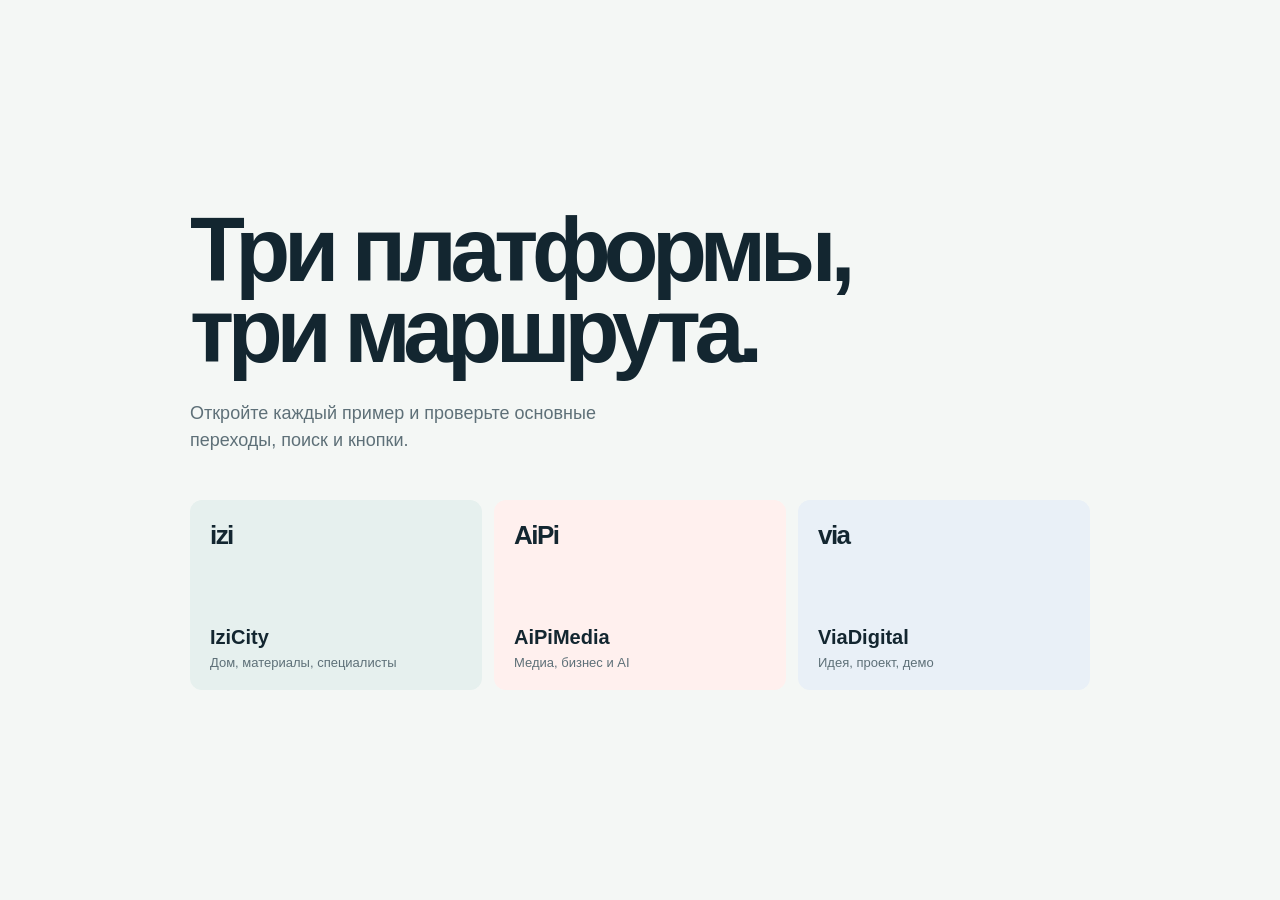
<file: index.html>
<!doctype html>
<html lang="ru">
<head>
  <meta charset="utf-8">
  <meta name="viewport" content="width=device-width, initial-scale=1">
  <title>Три платформы - примеры</title>
  <link rel="stylesheet" href="assets/styles.css">
</head>
<body class="site-index">
  <main class="index-shell">
    <h1>Три платформы,<br>три маршрута.</h1>
    <p class="lead">Откройте каждый пример и проверьте основные переходы, поиск и кнопки.</p>
    <div class="index-grid">
      <a class="index-card index-card-izi" href="examples/izicity/">
        <span class="index-mark">izi</span>
        <span><strong>IziCity</strong><small>Дом, материалы, специалисты</small></span>
      </a>
      <a class="index-card index-card-aipi" href="examples/aipimedia/">
        <span class="index-mark">AiPi</span>
        <span><strong>AiPiMedia</strong><small>Медиа, бизнес и AI</small></span>
      </a>
      <a class="index-card index-card-via" href="examples/viadigital/">
        <span class="index-mark">via</span>
        <span><strong>ViaDigital</strong><small>Идея, проект, демо</small></span>
      </a>
    </div>
  </main>
</body>
</html>
</file>
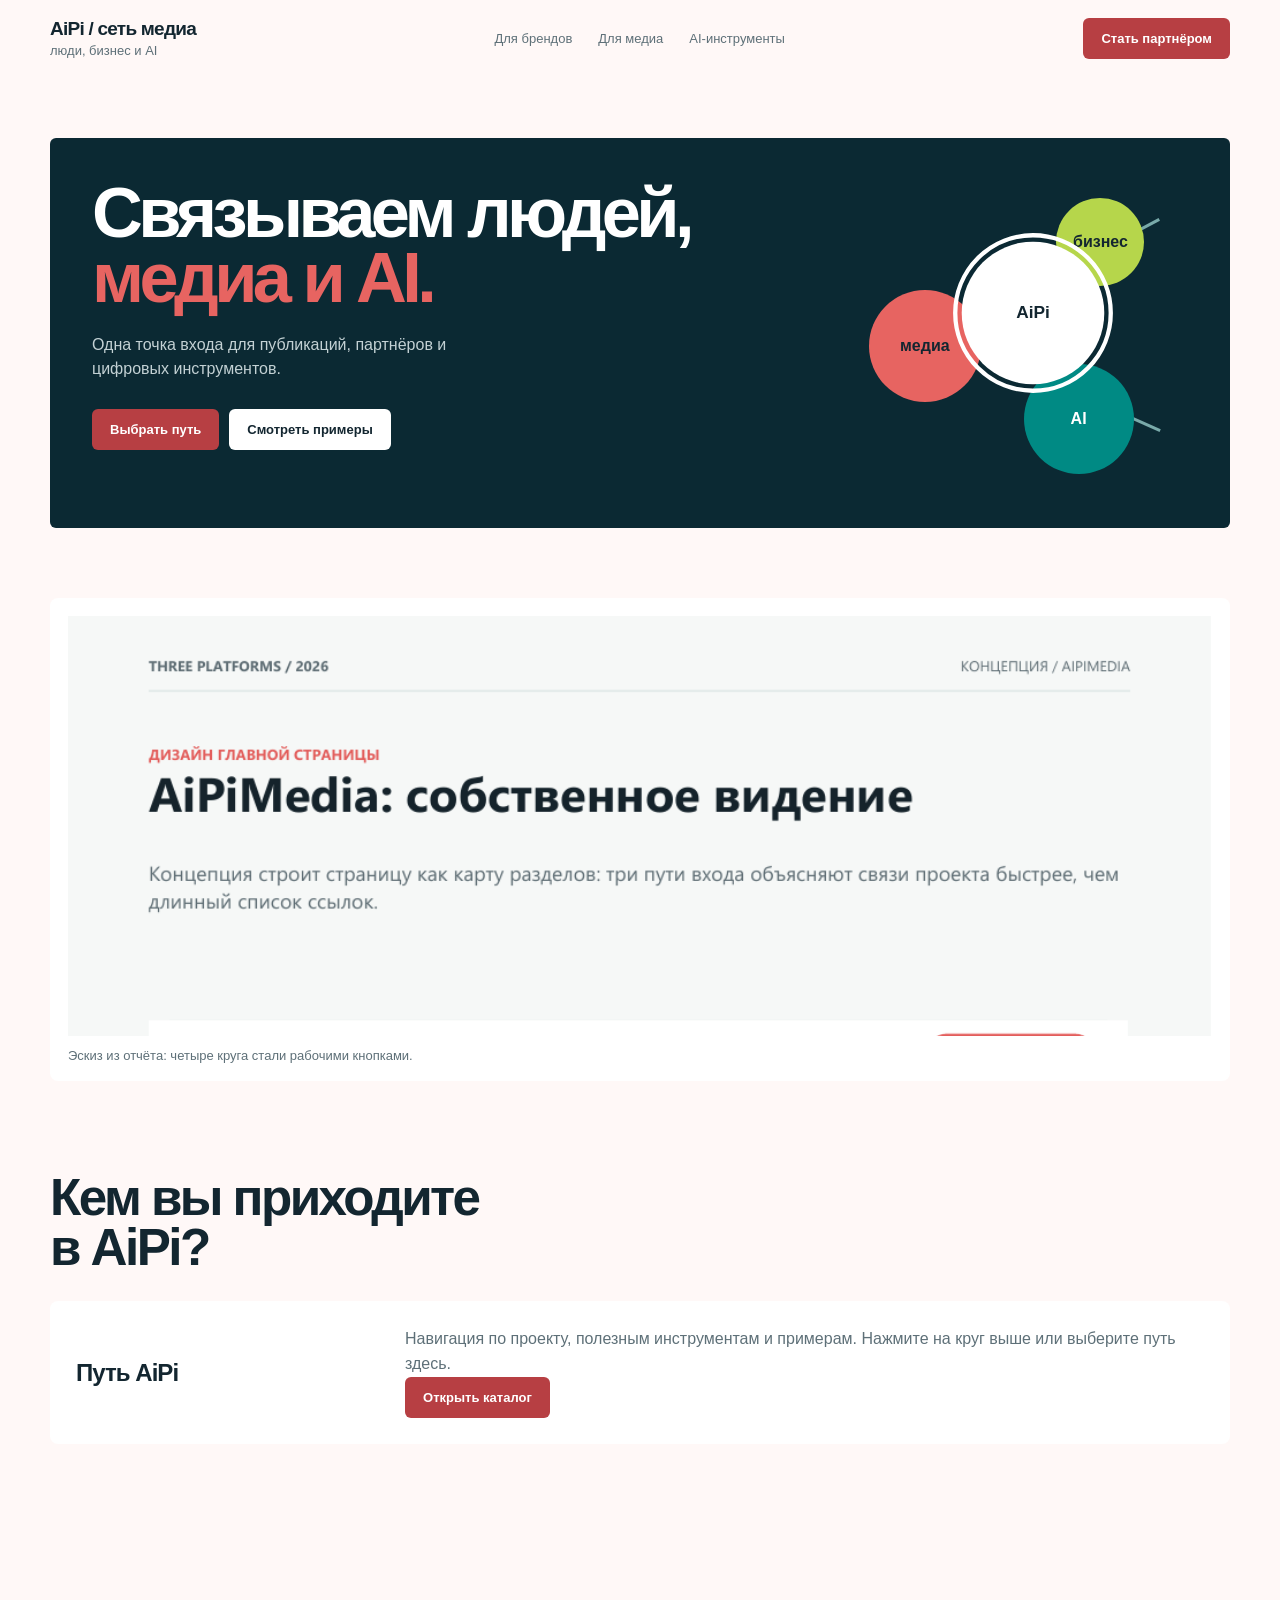
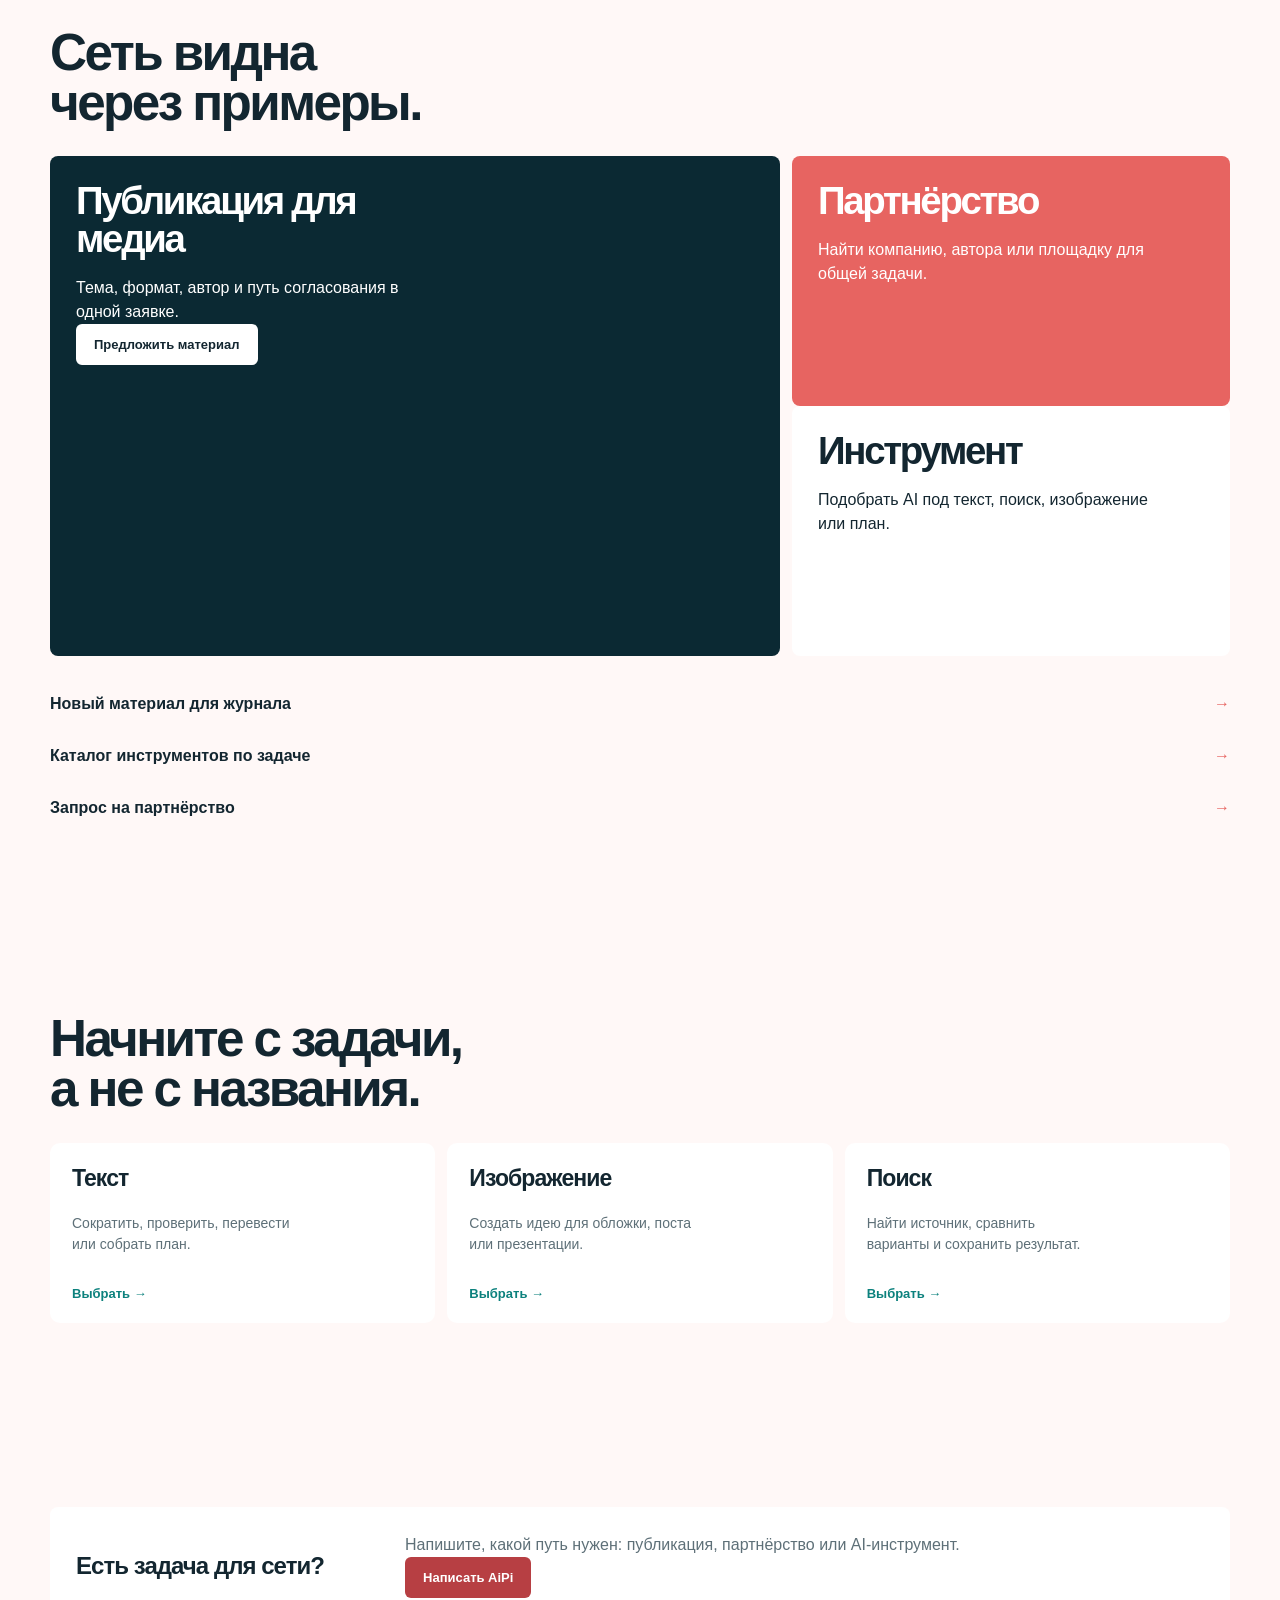
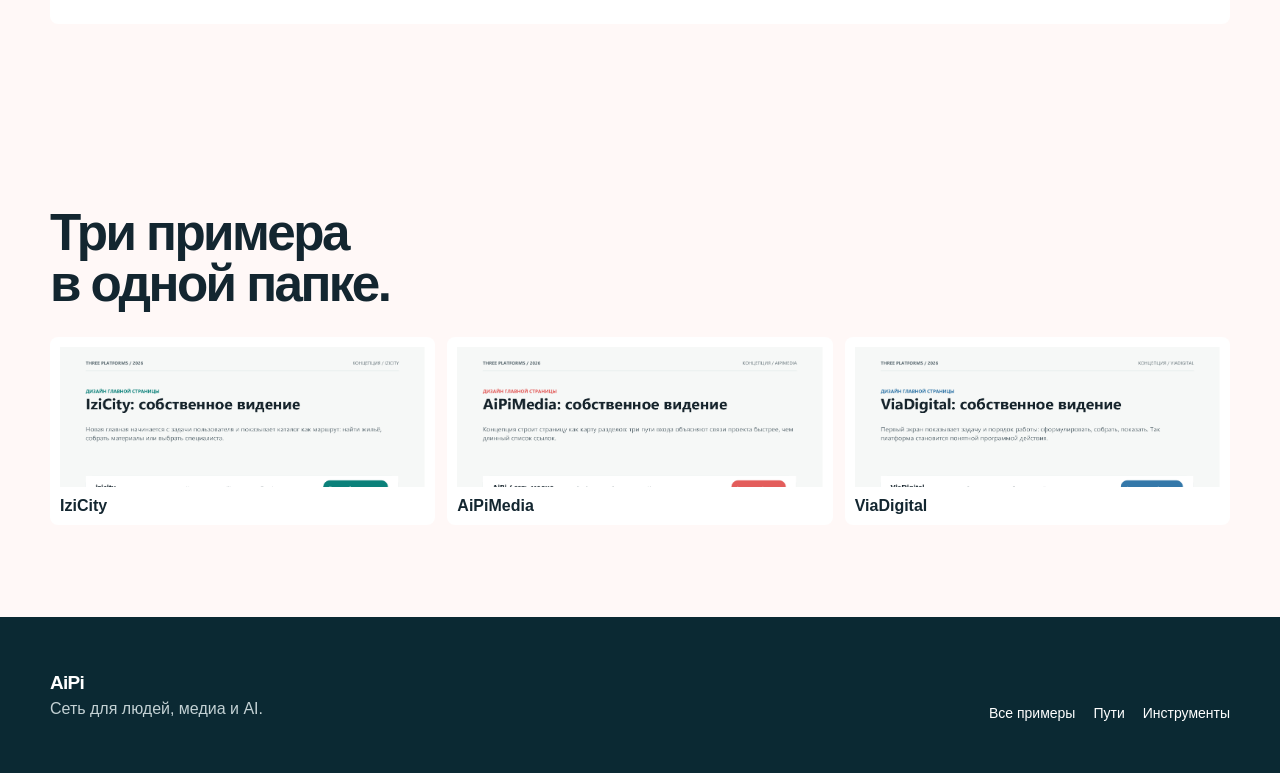
<file: examples/aipimedia/index.html>
<!doctype html>
<html lang="ru">
<head>
  <meta charset="utf-8">
  <meta name="viewport" content="width=device-width, initial-scale=1">
  <meta name="description" content="Концепт главной страницы AiPiMedia">
  <title>AiPiMedia - сеть медиа</title>
  <link rel="stylesheet" href="../../assets/styles.css">
</head>
<body class="site-aipi">
  <header class="site-shell site-header">
    <a class="wordmark" href="../../">AiPi / сеть медиа<small>люди, бизнес и AI</small></a>
    <nav class="main-nav" aria-label="Основная навигация">
      <a href="#paths">Для брендов</a>
      <a href="#examples">Для медиа</a>
      <a href="#tools">AI-инструменты</a>
    </nav>
    <a class="header-action button-aipi" href="#contact">Стать партнёром</a>
    <button class="menu-button" type="button" aria-expanded="false">Меню</button>
  </header>

  <main>
    <section class="site-shell aipi-hero">
      <div class="aipi-hero-stage">
        <div class="reveal">
          <h1>Связываем людей,<br><span>медиа и AI.</span></h1>
          <p class="lead">Одна точка входа для публикаций, партнёров и цифровых инструментов.</p>
          <div class="aipi-hero-actions"><a class="button button-aipi" href="#paths">Выбрать путь</a><a class="button button-light" href="#examples">Смотреть примеры</a></div>
        </div>
        <div class="aipi-orbit reveal" aria-label="Четыре пути AiPi">
          <span class="orbit-link a"></span><span class="orbit-link b"></span><span class="orbit-link c"></span>
          <button class="orbit-node orbit-node-media" type="button" data-path="media" aria-pressed="false">медиа</button>
          <button class="orbit-node orbit-node-core" type="button" data-path="aipi" aria-pressed="true">AiPi</button>
          <button class="orbit-node orbit-node-business" type="button" data-path="business" aria-pressed="false">бизнес</button>
          <button class="orbit-node orbit-node-ai" type="button" data-path="ai" aria-pressed="false">AI</button>
        </div>
      </div>
    </section>

    <figure class="site-shell pdf-preview reveal">
      <img src="../../assets/previews/aipi-preview.png" alt="Эскиз главной страницы AiPiMedia из отчёта" loading="lazy">
      <figcaption>Эскиз из отчёта: четыре круга стали рабочими кнопками.</figcaption>
    </figure>

    <section class="site-shell section reveal" id="paths">
      <h2 class="section-heading">Кем вы приходите<br>в AiPi?</h2>
      <div class="aipi-path-panel reveal" id="aipi-panel">
        <strong data-path-title>Путь AiPi</strong>
        <div><p data-path-copy>Навигация по проекту, полезным инструментам и примерам. Нажмите на круг выше или выберите путь здесь.</p><a class="button button-aipi" href="#contact" data-path-action>Открыть каталог</a></div>
      </div>
    </section>

    <section class="site-shell section reveal" id="examples">
      <h2 class="section-heading">Сеть видна<br>через примеры.</h2>
      <div class="aipi-feature-grid">
        <article class="aipi-feature dark reveal"><strong>Публикация для медиа</strong><p>Тема, формат, автор и путь согласования в одной заявке.</p><a class="button button-light" href="#contact">Предложить материал</a></article>
        <div class="aipi-feature-side"><article class="aipi-feature accent reveal"><strong>Партнёрство</strong><p>Найти компанию, автора или площадку для общей задачи.</p></article><article class="aipi-feature reveal"><strong>Инструмент</strong><p>Подобрать AI под текст, поиск, изображение или план.</p></article></div>
      </div>
      <div class="partner-list"><a href="#contact">Новый материал для журнала <span>→</span></a><a href="#contact">Каталог инструментов по задаче <span>→</span></a><a href="#contact">Запрос на партнёрство <span>→</span></a></div>
    </section>

    <section class="site-shell section reveal" id="tools">
      <h2 class="section-heading">Начните с задачи,<br>а не с названия.</h2>
      <div class="izi-paths">
        <article class="path-card card reveal"><strong>Текст</strong><p>Сократить, проверить, перевести или собрать план.</p><a href="#paths">Выбрать →</a></article>
        <article class="path-card card reveal"><strong>Изображение</strong><p>Создать идею для обложки, поста или презентации.</p><a href="#paths">Выбрать →</a></article>
        <article class="path-card card reveal"><strong>Поиск</strong><p>Найти источник, сравнить варианты и сохранить результат.</p><a href="#paths">Выбрать →</a></article>
      </div>
    </section>

    <section class="site-shell section reveal" id="contact">
      <div class="aipi-path-panel"><strong>Есть задача для сети?</strong><div><p>Напишите, какой путь нужен: публикация, партнёрство или AI-инструмент.</p><a class="button button-aipi" href="mailto:hello@example.com?subject=Запрос%20в%20AiPi">Написать AiPi</a></div></div>
    </section>

    <section class="site-shell section reveal">
      <h2 class="section-heading">Три примера<br>в одной папке.</h2>
      <div class="preview-strip">
        <a href="../izicity/"><img src="../../assets/previews/izi-preview.png" alt="Пример IziCity" loading="lazy"><span>IziCity</span></a>
        <a href="../aipimedia/"><img src="../../assets/previews/aipi-preview.png" alt="Пример AiPiMedia" loading="lazy"><span>AiPiMedia</span></a>
        <a href="../viadigital/"><img src="../../assets/previews/via-preview.png" alt="Пример ViaDigital" loading="lazy"><span>ViaDigital</span></a>
      </div>
    </section>
  </main>

  <footer class="footer-band">
    <div class="site-shell footer-grid"><div><p class="wordmark">AiPi</p><p class="muted">Сеть для людей, медиа и AI.</p></div><div class="footer-links"><a href="../../">Все примеры</a><a href="#paths">Пути</a><a href="#tools">Инструменты</a></div></div>
  </footer>
  <script src="../../assets/app.js"></script>
</body>
</html>
</file>
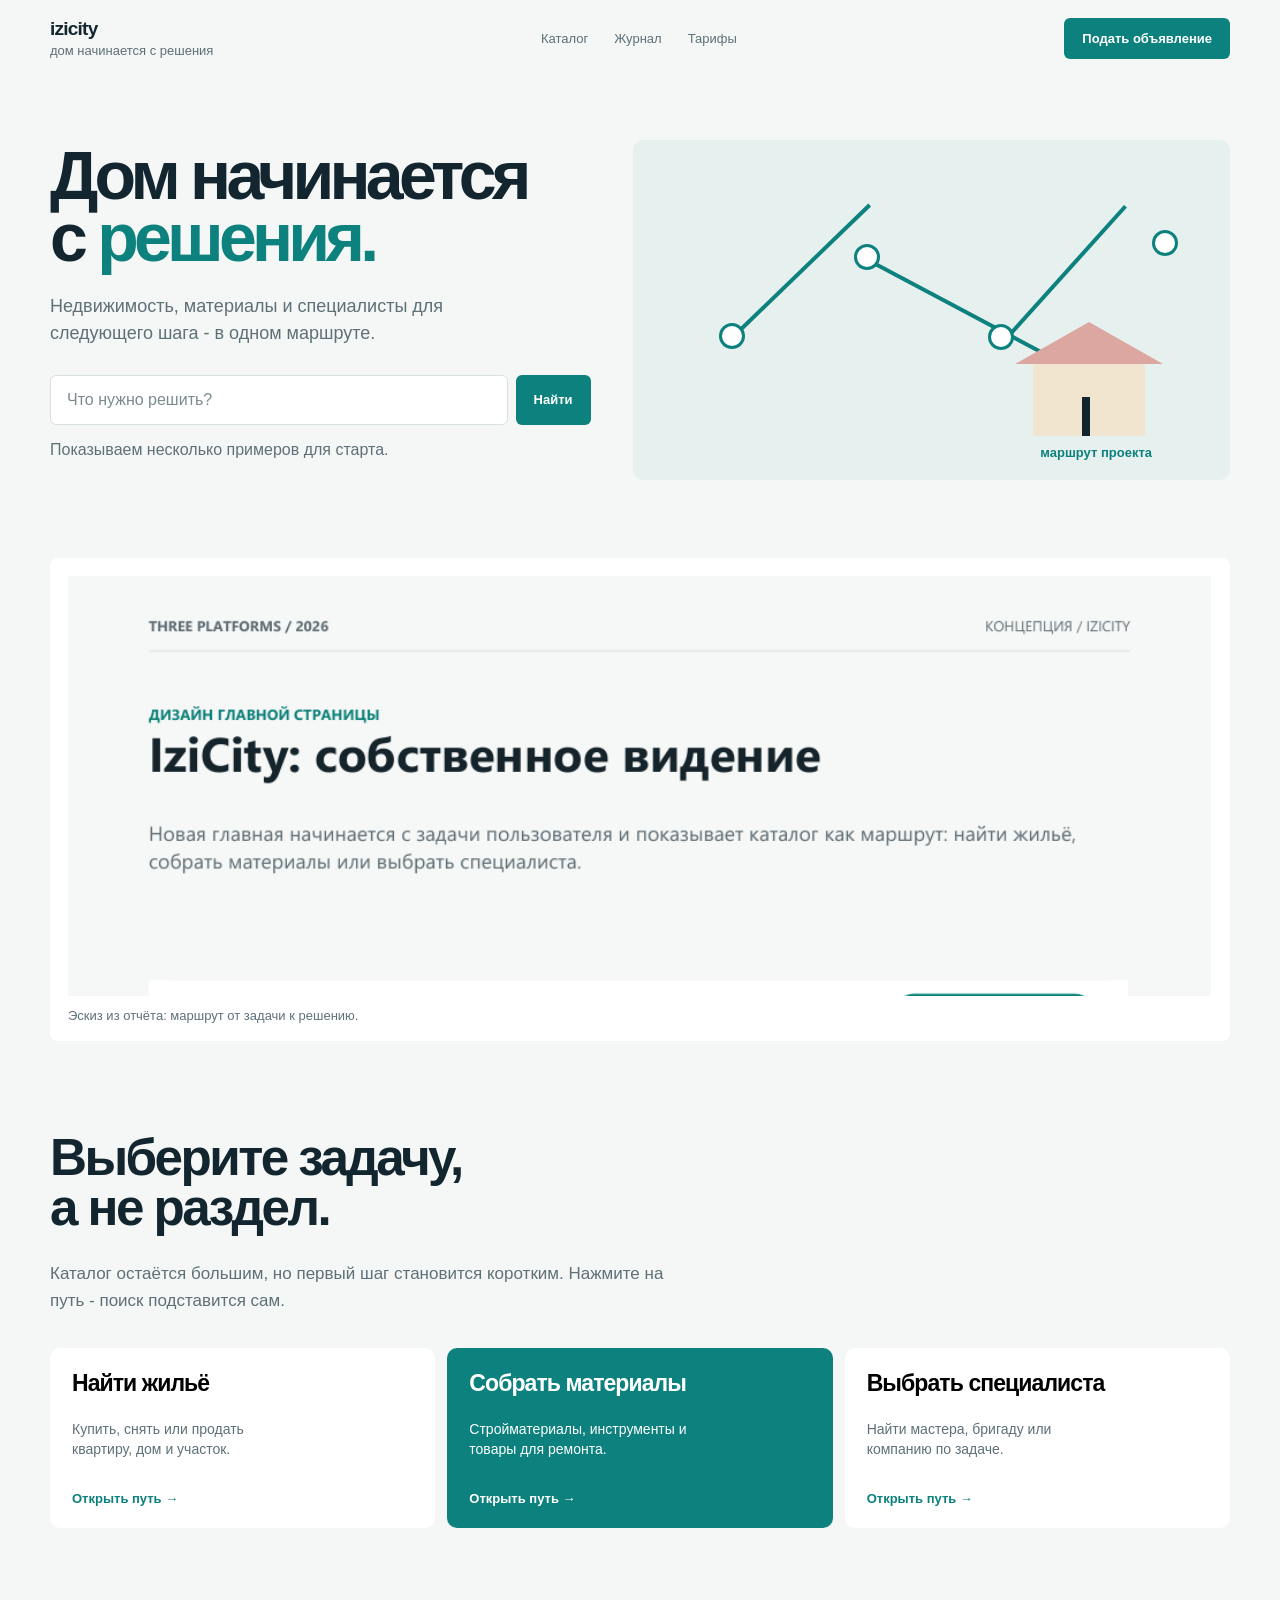
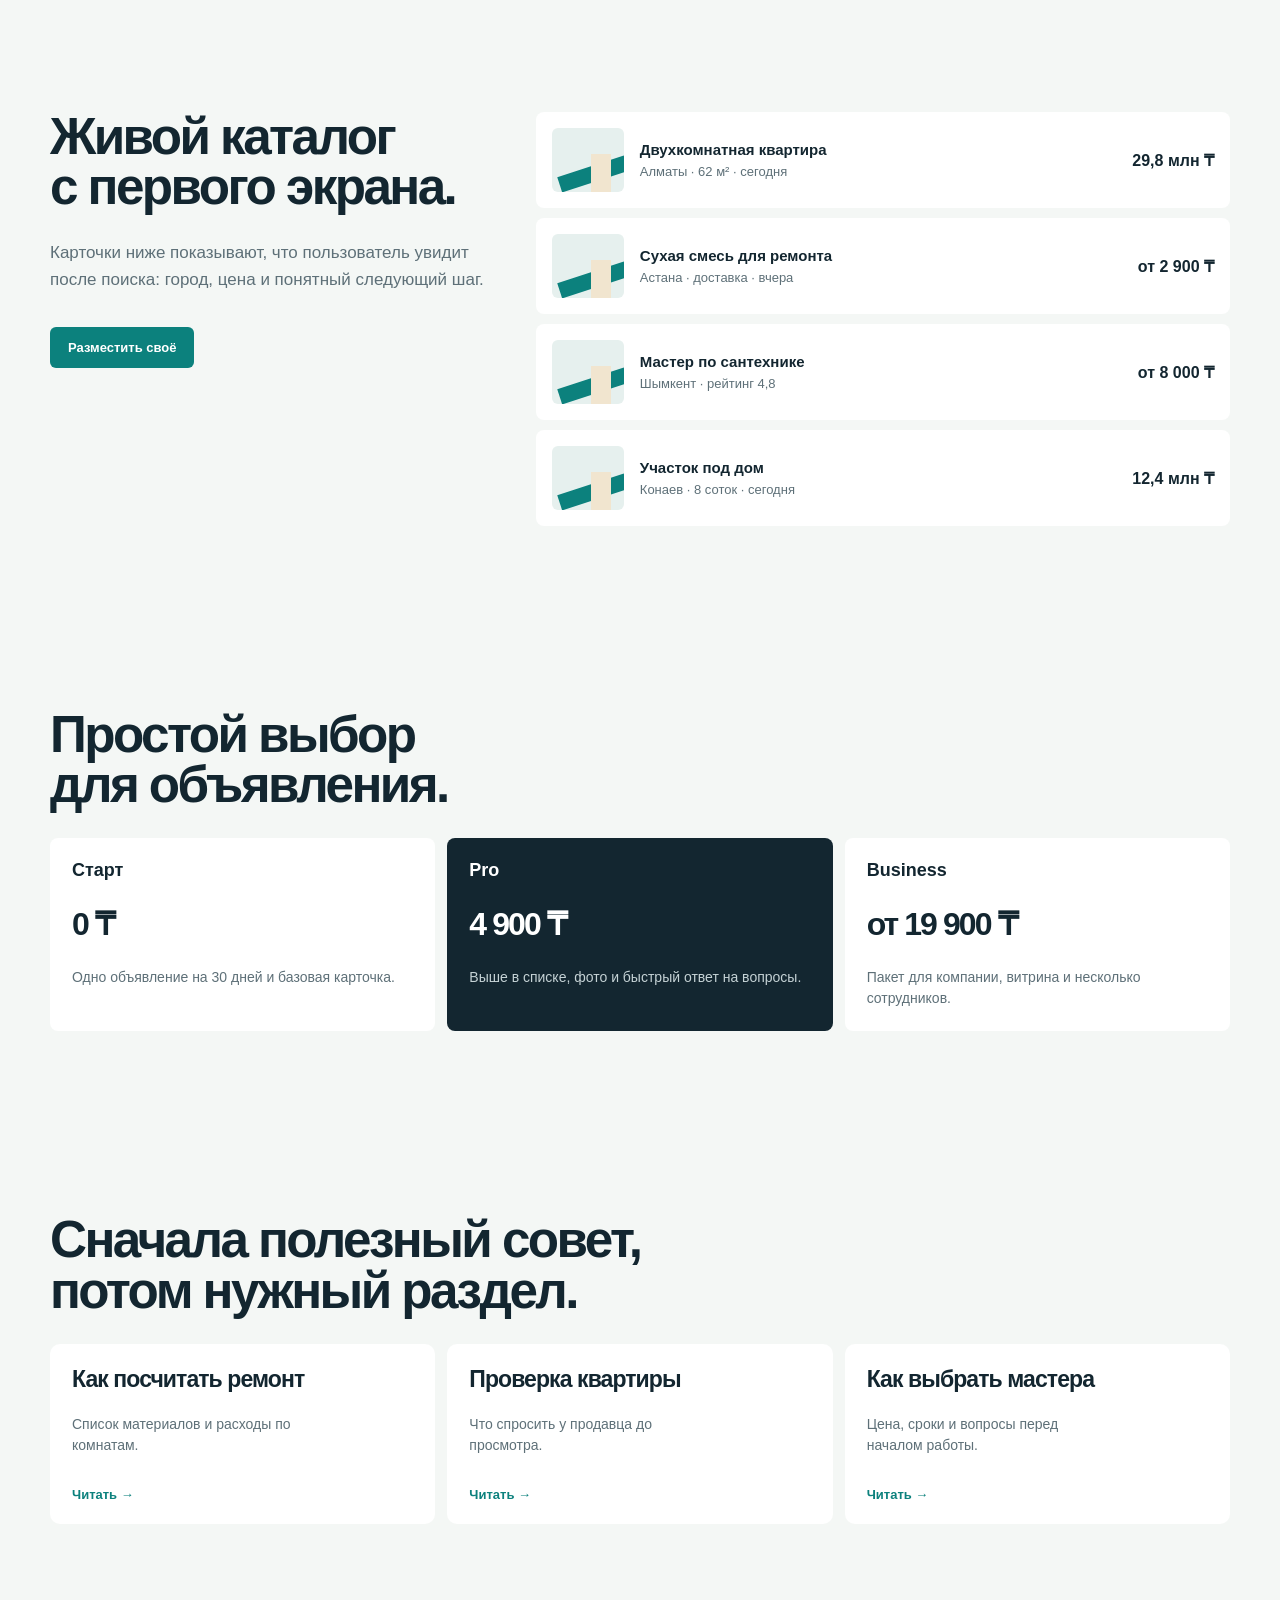
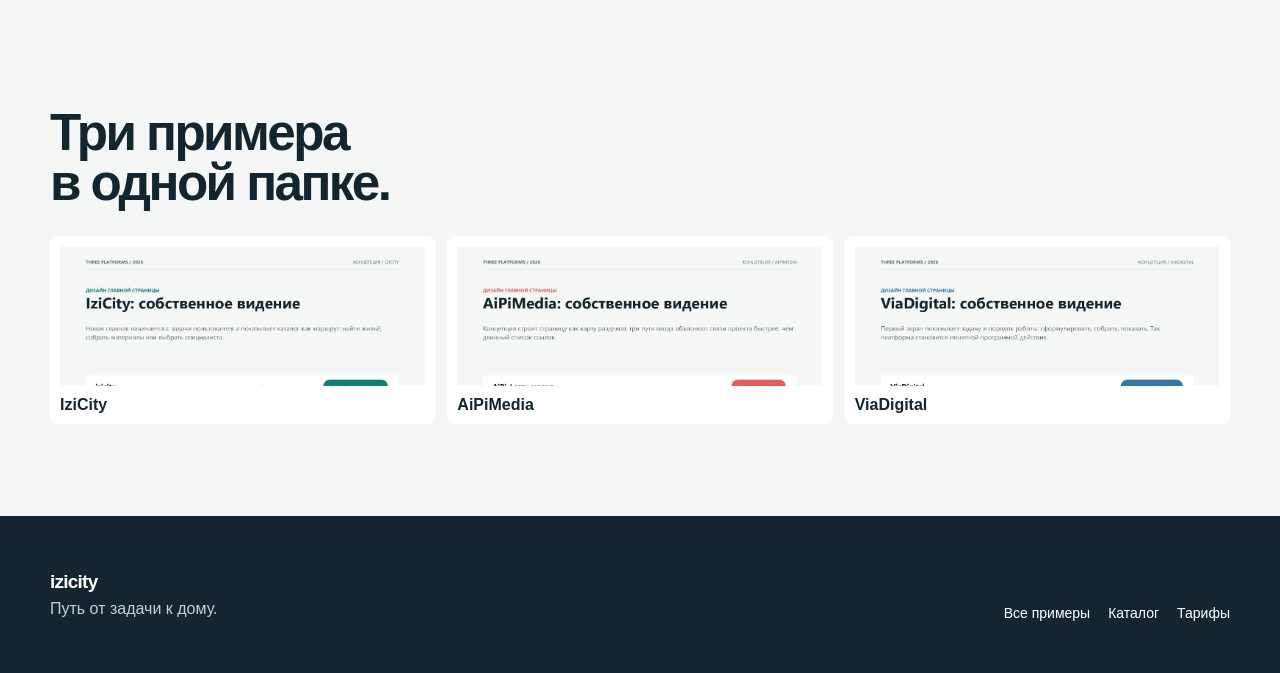
<file: examples/izicity/index.html>
<!doctype html>
<html lang="ru">
<head>
  <meta charset="utf-8">
  <meta name="viewport" content="width=device-width, initial-scale=1">
  <meta name="description" content="Концепт главной страницы IziCity">
  <title>IziCity - дом начинается с решения</title>
  <link rel="stylesheet" href="../../assets/styles.css">
</head>
<body class="site-izi">
  <header class="site-shell site-header">
    <a class="wordmark" href="../../">izicity<small>дом начинается с решения</small></a>
    <nav class="main-nav" aria-label="Основная навигация">
      <a href="#paths">Каталог</a>
      <a href="#journal">Журнал</a>
      <a href="#tariffs">Тарифы</a>
    </nav>
    <a class="header-action button-izi" href="#tariffs">Подать объявление</a>
    <button class="menu-button" type="button" aria-expanded="false">Меню</button>
  </header>

  <main>
    <section class="site-shell hero izi-hero">
      <div class="izi-hero-grid">
        <div class="reveal">
          <h1>Дом начинается<br>с <span>решения.</span></h1>
          <p class="lead">Недвижимость, материалы и специалисты для следующего шага - в одном маршруте.</p>
          <form class="search-bar" data-izi-search>
            <input name="query" type="search" placeholder="Что нужно решить?" aria-label="Поиск по IziCity">
            <button class="button button-izi" type="submit">Найти</button>
          </form>
          <p class="muted" data-search-note>Показываем несколько примеров для старта.</p>
        </div>
        <div class="hero-route reveal" aria-label="Схема маршрута от задачи к решению">
          <span class="route-line one"></span><span class="route-line two"></span><span class="route-line three"></span>
          <span class="route-node a"></span><span class="route-node b"></span><span class="route-node c"></span><span class="route-node d"></span>
          <span class="route-house"></span><span class="route-caption">маршрут проекта</span>
        </div>
      </div>
    </section>

    <figure class="site-shell pdf-preview reveal">
      <img src="../../assets/previews/izi-preview.png" alt="Эскиз главной страницы IziCity из отчёта" loading="lazy">
      <figcaption>Эскиз из отчёта: маршрут от задачи к решению.</figcaption>
    </figure>

    <section class="site-shell section reveal" id="paths">
      <h2 class="section-heading">Выберите задачу,<br>а не раздел.</h2>
      <p class="section-intro">Каталог остаётся большим, но первый шаг становится коротким. Нажмите на путь - поиск подставится сам.</p>
      <div class="izi-paths">
        <button class="path-card card reveal" type="button" data-search-value="жильё"><strong>Найти жильё</strong><p>Купить, снять или продать квартиру, дом и участок.</p><span class="path-link">Открыть путь →</span></button>
        <button class="path-card card reveal" type="button" data-search-value="материалы"><strong>Собрать материалы</strong><p>Стройматериалы, инструменты и товары для ремонта.</p><span class="path-link">Открыть путь →</span></button>
        <button class="path-card card reveal" type="button" data-search-value="специалист"><strong>Выбрать специалиста</strong><p>Найти мастера, бригаду или компанию по задаче.</p><span class="path-link">Открыть путь →</span></button>
      </div>
    </section>

    <section class="site-shell section reveal" id="results">
      <div class="result-layout">
        <div>
          <h2 class="section-heading">Живой каталог<br>с первого экрана.</h2>
          <p class="section-intro">Карточки ниже показывают, что пользователь увидит после поиска: город, цена и понятный следующий шаг.</p>
          <a class="button button-izi" href="#tariffs">Разместить своё</a>
        </div>
        <div class="result-list">
          <article class="result-card reveal" data-result data-search-tags="жильё квартира дом недвижимость"><span class="result-thumb" aria-hidden="true"></span><span><strong>Двухкомнатная квартира</strong><small>Алматы · 62 м² · сегодня</small></span><span class="price">29,8 млн ₸</span></article>
          <article class="result-card reveal" data-result data-search-tags="материалы стройматериалы ремонт инструмент товар"><span class="result-thumb" aria-hidden="true"></span><span><strong>Сухая смесь для ремонта</strong><small>Астана · доставка · вчера</small></span><span class="price">от 2 900 ₸</span></article>
          <article class="result-card reveal" data-result data-search-tags="специалист мастер услуги сантехника"><span class="result-thumb" aria-hidden="true"></span><span><strong>Мастер по сантехнике</strong><small>Шымкент · рейтинг 4,8</small></span><span class="price">от 8 000 ₸</span></article>
          <article class="result-card reveal" data-result data-search-tags="жильё участок дом недвижимость"><span class="result-thumb" aria-hidden="true"></span><span><strong>Участок под дом</strong><small>Конаев · 8 соток · сегодня</small></span><span class="price">12,4 млн ₸</span></article>
        </div>
      </div>
    </section>

    <section class="site-shell section reveal" id="tariffs">
      <h2 class="section-heading">Простой выбор<br>для объявления.</h2>
      <div class="tariff-row">
        <article class="tariff reveal"><strong>Старт</strong><span class="price-large">0 ₸</span><p>Одно объявление на 30 дней и базовая карточка.</p></article>
        <article class="tariff featured reveal"><strong>Pro</strong><span class="price-large">4 900 ₸</span><p>Выше в списке, фото и быстрый ответ на вопросы.</p></article>
        <article class="tariff reveal"><strong>Business</strong><span class="price-large">от 19 900 ₸</span><p>Пакет для компании, витрина и несколько сотрудников.</p></article>
      </div>
    </section>

    <section class="site-shell section reveal" id="journal">
      <h2 class="section-heading">Сначала полезный совет,<br>потом нужный раздел.</h2>
      <div class="izi-paths">
        <article class="path-card card reveal"><strong>Как посчитать ремонт</strong><p>Список материалов и расходы по комнатам.</p><a href="#results">Читать →</a></article>
        <article class="path-card card reveal"><strong>Проверка квартиры</strong><p>Что спросить у продавца до просмотра.</p><a href="#results">Читать →</a></article>
        <article class="path-card card reveal"><strong>Как выбрать мастера</strong><p>Цена, сроки и вопросы перед началом работы.</p><a href="#results">Читать →</a></article>
      </div>
    </section>

    <section class="site-shell section reveal">
      <h2 class="section-heading">Три примера<br>в одной папке.</h2>
      <div class="preview-strip">
        <a href="../izicity/"><img src="../../assets/previews/izi-preview.png" alt="Пример IziCity" loading="lazy"><span>IziCity</span></a>
        <a href="../aipimedia/"><img src="../../assets/previews/aipi-preview.png" alt="Пример AiPiMedia" loading="lazy"><span>AiPiMedia</span></a>
        <a href="../viadigital/"><img src="../../assets/previews/via-preview.png" alt="Пример ViaDigital" loading="lazy"><span>ViaDigital</span></a>
      </div>
    </section>
  </main>

  <footer class="footer-band">
    <div class="site-shell footer-grid">
      <div><p class="wordmark">izicity</p><p class="muted">Путь от задачи к дому.</p></div>
      <div class="footer-links"><a href="../../">Все примеры</a><a href="#paths">Каталог</a><a href="#tariffs">Тарифы</a></div>
    </div>
  </footer>
  <script src="../../assets/app.js"></script>
</body>
</html>
</file>
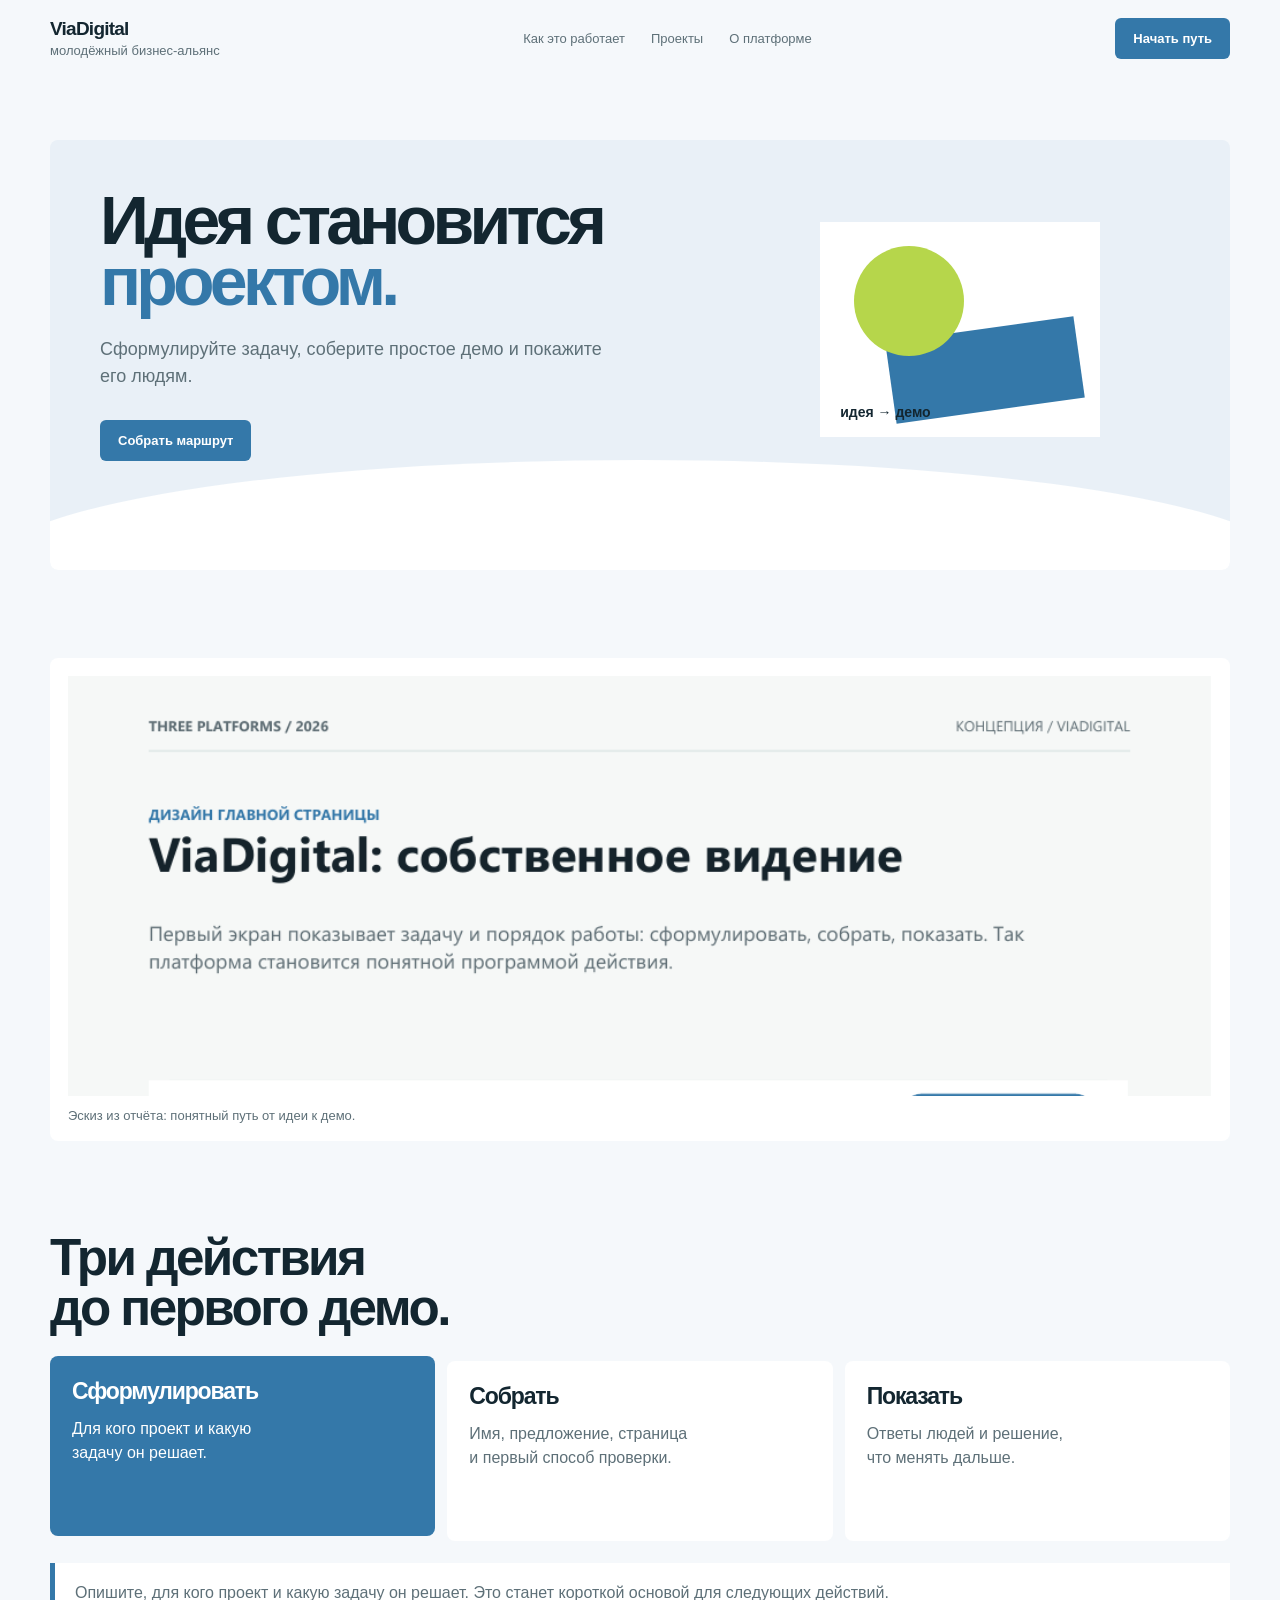
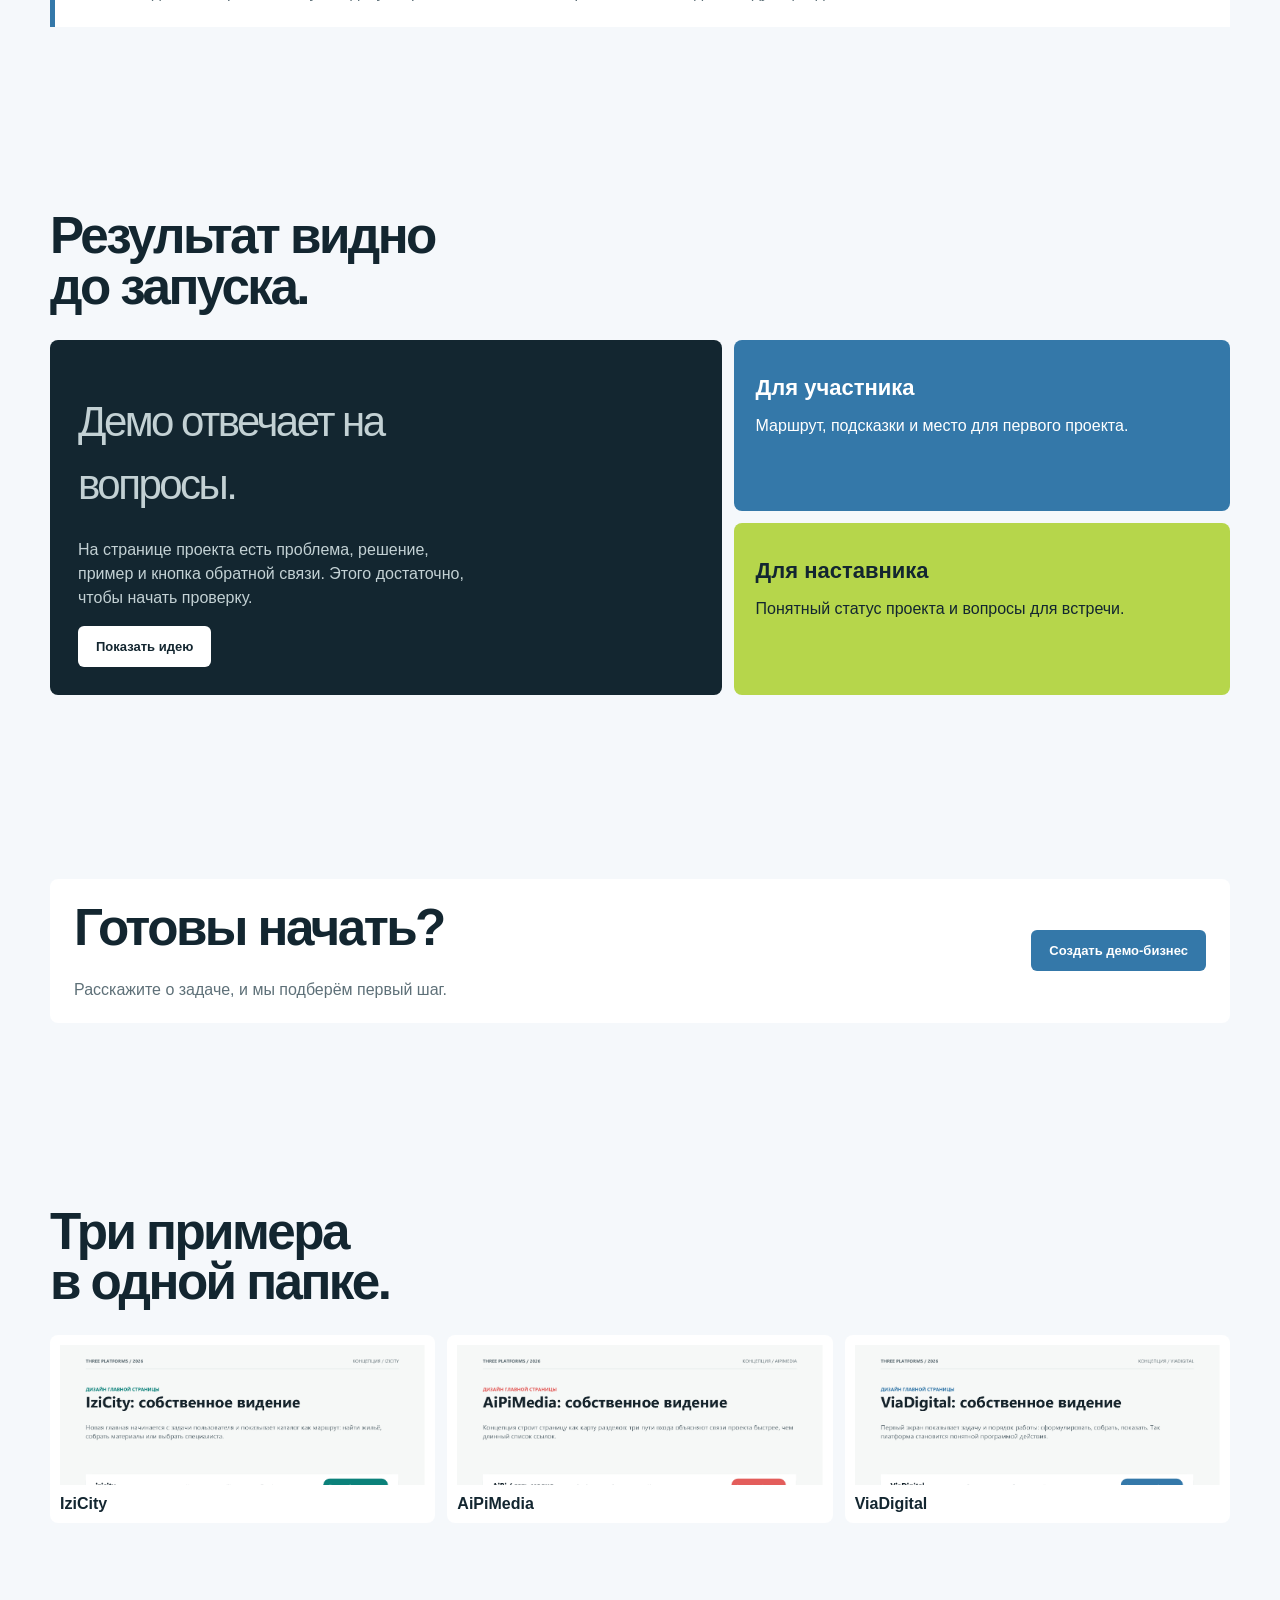
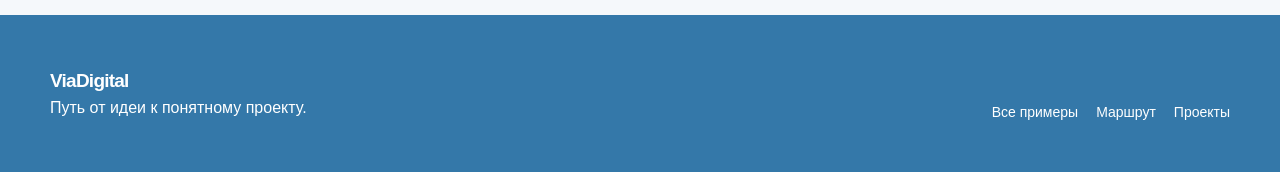
<file: examples/viadigital/index.html>
<!doctype html>
<html lang="ru">
<head>
  <meta charset="utf-8">
  <meta name="viewport" content="width=device-width, initial-scale=1">
  <meta name="description" content="Концепт главной страницы ViaDigital">
  <title>ViaDigital - путь к своему проекту</title>
  <link rel="stylesheet" href="../../assets/styles.css">
</head>
<body class="site-via">
  <header class="site-shell site-header">
    <a class="wordmark" href="../../">ViaDigital<small>молодёжный бизнес-альянс</small></a>
    <nav class="main-nav" aria-label="Основная навигация">
      <a href="#route">Как это работает</a>
      <a href="#projects">Проекты</a>
      <a href="#about">О платформе</a>
    </nav>
    <a class="header-action button-via" href="#start">Начать путь</a>
    <button class="menu-button" type="button" aria-expanded="false">Меню</button>
  </header>

  <main>
    <section class="site-shell via-hero">
      <div class="via-hero-stage reveal" id="start">
        <h1>Идея становится<br><span>проектом.</span></h1>
        <p class="lead">Сформулируйте задачу, соберите простое демо и покажите его людям.</p>
        <a class="button button-via" href="#route">Собрать маршрут</a>
        <div class="via-hero-art" aria-hidden="true"><span>идея → демо</span></div>
      </div>
    </section>

    <figure class="site-shell pdf-preview reveal">
      <img src="../../assets/previews/via-preview.png" alt="Эскиз главной страницы ViaDigital из отчёта" loading="lazy">
      <figcaption>Эскиз из отчёта: понятный путь от идеи к демо.</figcaption>
    </figure>

    <section class="site-shell section reveal" id="route">
      <h2 class="section-heading">Три действия<br>до первого демо.</h2>
      <div class="via-route">
        <article class="via-step is-active reveal" data-step="idea" tabindex="0"><strong>Сформулировать</strong><p>Для кого проект и какую задачу он решает.</p></article>
        <article class="via-step reveal" data-step="build" tabindex="0"><strong>Собрать</strong><p>Имя, предложение, страница и первый способ проверки.</p></article>
        <article class="via-step reveal" data-step="show" tabindex="0"><strong>Показать</strong><p>Ответы людей и решение, что менять дальше.</p></article>
      </div>
      <p class="via-step-note" data-step-note>Опишите, для кого проект и какую задачу он решает. Это станет короткой основой для следующих действий.</p>
    </section>

    <section class="site-shell section reveal" id="projects">
      <h2 class="section-heading">Результат видно<br>до запуска.</h2>
      <div class="via-showcase">
        <article class="via-showcase-main reveal"><p class="showcase-statement">Демо отвечает на вопросы.</p><p>На странице проекта есть проблема, решение, пример и кнопка обратной связи. Этого достаточно, чтобы начать проверку.</p><a class="button button-light" href="mailto:hello@example.com?subject=Проект%20ViaDigital">Показать идею</a></article>
        <div class="via-showcase-side"><article class="via-mini-card reveal"><p class="mini-title">Для участника</p><p>Маршрут, подсказки и место для первого проекта.</p></article><article class="via-mini-card reveal"><p class="mini-title">Для наставника</p><p>Понятный статус проекта и вопросы для встречи.</p></article></div>
      </div>
    </section>

    <section class="site-shell section reveal" id="about">
      <div class="contact-band"><div><h2 class="section-heading">Готовы начать?</h2><p>Расскажите о задаче, и мы подберём первый шаг.</p></div><a class="button button-via" href="mailto:hello@example.com?subject=Старт%20ViaDigital">Создать демо-бизнес</a></div>
    </section>

    <section class="site-shell section reveal">
      <h2 class="section-heading">Три примера<br>в одной папке.</h2>
      <div class="preview-strip">
        <a href="../izicity/"><img src="../../assets/previews/izi-preview.png" alt="Пример IziCity" loading="lazy"><span>IziCity</span></a>
        <a href="../aipimedia/"><img src="../../assets/previews/aipi-preview.png" alt="Пример AiPiMedia" loading="lazy"><span>AiPiMedia</span></a>
        <a href="../viadigital/"><img src="../../assets/previews/via-preview.png" alt="Пример ViaDigital" loading="lazy"><span>ViaDigital</span></a>
      </div>
    </section>
  </main>

  <footer class="footer-band">
    <div class="site-shell footer-grid"><div><p class="wordmark">ViaDigital</p><p class="muted">Путь от идеи к понятному проекту.</p></div><div class="footer-links"><a href="../../">Все примеры</a><a href="#route">Маршрут</a><a href="#projects">Проекты</a></div></div>
  </footer>
  <script src="../../assets/app.js"></script>
</body>
</html>
</file>
<file: assets/styles.css>
:root {
  --paper: #f4f7f5;
  --white: #ffffff;
  --ink: #132630;
  --muted: #5e7078;
  --line: #d7e2df;
  --deep: #0b2933;
  --izi: #0c817d;
  --izi-soft: #e6f0ee;
  --aipi: #e76461;
  --aipi-soft: #fff0ee;
  --via: #3478a9;
  --via-soft: #e9f0f7;
  --lime: #b6d64b;
  --sand: #f1e5cf;
  --radius: 10px;
  font-family: "Segoe UI", Arial, sans-serif;
  color: var(--ink);
  background: var(--paper);
}

* { box-sizing: border-box; }
html { scroll-behavior: smooth; }
body { margin: 0; background: var(--paper); color: var(--ink); }
a { color: inherit; text-decoration: none; }
button, input { font: inherit; }
button, a { -webkit-tap-highlight-color: transparent; }
:focus-visible { outline: 3px solid var(--lime); outline-offset: 3px; }

.site-shell { width: min(1180px, calc(100% - 40px)); margin: 0 auto; }
.site-header { min-height: 76px; display: flex; align-items: center; justify-content: space-between; gap: 26px; }
.wordmark { font-weight: 800; font-size: 19px; letter-spacing: -0.04em; white-space: nowrap; }
.wordmark small { display: block; margin-top: 3px; color: var(--muted); font-size: 13px; font-weight: 500; letter-spacing: 0; }
.main-nav { display: flex; align-items: center; gap: 26px; font-size: 13px; color: var(--muted); }
.main-nav a:hover { color: var(--ink); }
.header-action, .button { display: inline-flex; align-items: center; justify-content: center; border: 0; border-radius: 6px; padding: 13px 18px; background: var(--ink); color: var(--white); font-weight: 700; font-size: 13px; cursor: pointer; transition: transform .18s ease, background-color .18s ease; }
.header-action:hover, .button:hover { transform: translateY(-2px); }
.button-izi { background: var(--izi); }
.button-aipi { background: #b73f43; }
.button-via { background: var(--via); }
.button-light { background: var(--white); color: var(--ink); }
.button-outline { background: var(--paper); color: var(--ink); }
.menu-button { display: none; border: 0; background: transparent; color: inherit; font-weight: 700; cursor: pointer; }
.section { padding: 92px 0; }
.section-heading { max-width: 680px; margin: 0 0 28px; font-size: clamp(28px, 4vw, 52px); line-height: .98; letter-spacing: -.05em; }
.section-intro { max-width: 620px; margin: 0 0 34px; color: var(--muted); font-size: 17px; line-height: 1.55; }
.muted { color: var(--muted); }
.card { border-radius: var(--radius); background: var(--white); }
.reveal { opacity: 0; transform: translateY(18px); transition: opacity .6s ease, transform .6s ease; }
.reveal.is-visible { opacity: 1; transform: none; }

/* Home card */
.site-index { min-height: 100svh; display: grid; place-items: center; padding: 36px 20px; }
.index-shell { width: min(900px, 100%); }
.index-shell h1 { margin: 0; font-size: clamp(48px, 8vw, 90px); line-height: .9; letter-spacing: -.07em; }
.index-shell .lead { max-width: 450px; margin: 28px 0 46px; color: var(--muted); font-size: 18px; line-height: 1.5; }
.index-grid { display: grid; grid-template-columns: repeat(3, 1fr); gap: 12px; }
.index-card { min-height: 190px; padding: 20px; display: flex; flex-direction: column; justify-content: space-between; border-radius: 12px; color: var(--ink); transition: transform .2s ease; }
.index-card:hover { transform: translateY(-5px); }
.index-card-izi { background: var(--izi-soft); }
.index-card-aipi { background: var(--aipi-soft); }
.index-card-via { background: var(--via-soft); }
.index-mark { font-size: 26px; font-weight: 800; letter-spacing: -.06em; }
.index-card strong { display: block; font-size: 20px; }
.index-card small { display: block; margin-top: 6px; color: var(--muted); font-size: 13px; }

/* IziCity */
.site-izi .hero { padding: 64px 0 78px; }
.izi-hero-grid { display: grid; grid-template-columns: minmax(0, .95fr) minmax(420px, 1.05fr); gap: 42px; align-items: center; }
.izi-hero h1 { max-width: 560px; margin: 0; font-size: clamp(42px, 5.6vw, 68px); line-height: .91; letter-spacing: -.07em; }
.izi-hero h1 span { color: var(--izi); }
.izi-hero .lead { max-width: 480px; margin: 24px 0 28px; color: var(--muted); font-size: 18px; line-height: 1.5; }
.search-bar { display: flex; max-width: 620px; gap: 8px; }
.search-bar input { min-width: 0; flex: 1; border: 1px solid var(--line); border-radius: 6px; padding: 15px 16px; background: var(--white); color: var(--ink); }
.search-bar input::placeholder { color: #7b8a8f; }
.hero-route { min-height: 340px; position: relative; overflow: hidden; border-radius: 10px; background: var(--izi-soft); }
.hero-route .route-line { position: absolute; height: 4px; background: var(--izi); transform-origin: left center; }
.route-line.one { width: 190px; left: 100px; top: 195px; transform: rotate(-44deg); }
.route-line.two { width: 205px; left: 233px; top: 117px; transform: rotate(28deg); }
.route-line.three { width: 180px; left: 372px; top: 198px; transform: rotate(-48deg); }
.route-node { position: absolute; width: 26px; height: 26px; border: 3px solid var(--izi); border-radius: 50%; background: var(--white); }
.route-node.a { left: 86px; top: 183px; }
.route-node.b { left: 221px; top: 104px; }
.route-node.c { left: 355px; top: 184px; }
.route-node.d { right: 52px; top: 90px; }
.route-house { position: absolute; right: 85px; bottom: 44px; width: 112px; height: 78px; background: var(--sand); }
.route-house::before { content: ""; position: absolute; left: -18px; top: -36px; width: 0; height: 0; border-left: 74px solid transparent; border-right: 74px solid transparent; border-bottom: 42px solid #dca6a1; }
.route-house::after { content: ""; position: absolute; left: 49px; bottom: 0; width: 8px; height: 39px; background: var(--ink); }
.route-caption { position: absolute; right: 78px; bottom: 20px; color: var(--izi); font-size: 13px; font-weight: 800; }
.izi-paths { display: grid; grid-template-columns: repeat(3, 1fr); gap: 12px; }
.path-card { min-height: 180px; padding: 22px; display: flex; flex-direction: column; justify-content: space-between; border: 0; text-align: left; cursor: pointer; background: var(--white); }
.path-card strong { font-size: 23px; letter-spacing: -.04em; }
.path-card p { max-width: 230px; margin: 12px 0 0; color: var(--muted); font-size: 14px; line-height: 1.45; }
.path-card a, .path-card .path-link { align-self: flex-start; margin-top: 22px; color: var(--izi); font-weight: 700; font-size: 13px; }
.site-izi #paths .path-card:nth-child(2) { background: var(--izi); color: var(--white); }
.site-izi #paths .path-card:nth-child(2) p, .site-izi #paths .path-card:nth-child(2) a, .site-izi #paths .path-card:nth-child(2) .path-link { color: var(--white); }
.result-layout { display: grid; grid-template-columns: .78fr 1.22fr; gap: 42px; align-items: start; }
.result-list { display: grid; gap: 10px; }
.result-card { display: grid; grid-template-columns: 72px 1fr auto; gap: 16px; align-items: center; padding: 16px; background: var(--white); border-radius: 8px; }
.result-thumb { width: 72px; height: 64px; border-radius: 6px; background: var(--izi-soft); position: relative; overflow: hidden; }
.result-thumb::before, .result-thumb::after { content: ""; position: absolute; background: var(--izi); }
.result-thumb::before { width: 70px; height: 16px; left: 6px; bottom: 10px; transform: rotate(-18deg); }
.result-thumb::after { width: 20px; height: 38px; right: 13px; bottom: 0; background: var(--sand); }
.result-card strong { display: block; font-size: 15px; }
.result-card small { display: block; margin-top: 6px; color: var(--muted); font-size: 13px; }
.price { font-weight: 800; white-space: nowrap; }
.tariff-row { display: grid; grid-template-columns: repeat(3, 1fr); gap: 12px; }
.tariff { padding: 22px; background: var(--white); border-radius: 8px; }
.tariff.featured { background: var(--ink); color: var(--white); }
.tariff strong { font-size: 18px; }
.tariff .price-large { display: block; margin: 24px 0; font-size: 32px; font-weight: 800; letter-spacing: -.06em; }
.tariff p { margin: 0; color: var(--muted); font-size: 14px; line-height: 1.5; }
.tariff.featured p { color: #c5d2d5; }
.site-izi .footer-band { padding: 52px 0; background: var(--ink); color: var(--white); }
.site-izi .footer-band .muted { color: #c4d0d2; }

/* AiPi */
.site-aipi { background: #fff8f7; }
.site-aipi .site-header { border-bottom-color: #f0d7d5; }
.aipi-hero { padding: 62px 0 70px; }
.aipi-hero-stage { min-height: 390px; display: grid; grid-template-columns: 1.75fr .9fr; gap: 28px; padding: 42px; border-radius: 6px; background: var(--deep); color: var(--white); overflow: hidden; }
.aipi-hero h1 { max-width: 700px; margin: 0; font-size: clamp(38px, 5.5vw, 72px); line-height: .93; letter-spacing: -.065em; }
.aipi-hero h1 span { color: var(--aipi); }
.aipi-hero .lead { max-width: 420px; margin: 22px 0 28px; color: #c3d1d4; line-height: 1.5; }
.aipi-hero-actions { display: flex; gap: 10px; flex-wrap: wrap; }
.aipi-orbit { min-height: 300px; position: relative; }
.orbit-node { position: absolute; width: 112px; height: 112px; display: grid; place-items: center; border: 0; border-radius: 50%; color: var(--ink); font-weight: 800; cursor: pointer; transition: transform .2s ease, outline-color .2s ease; }
.orbit-node:hover, .orbit-node[aria-pressed="true"] { transform: scale(1.08); outline: 4px solid var(--white); outline-offset: 4px; }
.orbit-node-media { left: 12%; top: 36%; background: var(--aipi); }
.orbit-node-core { left: 39%; top: 22%; width: 132px; height: 132px; background: var(--white); z-index: 2; }
.orbit-node-business { right: 12%; top: 6%; width: 88px; height: 88px; background: var(--lime); }
.orbit-node-ai { right: 15%; bottom: 4%; width: 110px; height: 110px; background: #008a84; color: var(--white); }
.orbit-link { position: absolute; height: 3px; background: #86b9b7; transform-origin: left center; opacity: .9; }
.orbit-link.a { width: 160px; left: 29%; top: 52%; transform: rotate(-22deg); }
.orbit-link.b { width: 160px; left: 53%; top: 37%; transform: rotate(-28deg); }
.orbit-link.c { width: 160px; left: 52%; top: 60%; transform: rotate(24deg); }
.aipi-path-panel { display: grid; grid-template-columns: .55fr 1.45fr; gap: 26px; align-items: center; padding: 26px; border-radius: 8px; background: var(--white); }
.aipi-path-panel strong { font-size: 24px; letter-spacing: -.04em; }
.aipi-path-panel p { margin: 0; color: var(--muted); line-height: 1.55; }
.aipi-feature-grid { display: grid; grid-template-columns: 1.25fr .75fr; gap: 12px; }
.aipi-feature { min-height: 250px; padding: 26px; background: var(--white); border-radius: 8px; }
.aipi-feature.dark { background: var(--deep); color: var(--white); }
.aipi-feature.accent { background: var(--aipi); color: var(--white); }
.aipi-feature strong { display: block; max-width: 340px; font-size: clamp(24px, 3vw, 42px); line-height: .98; letter-spacing: -.06em; }
.aipi-feature p { max-width: 340px; margin: 18px 0 0; color: var(--ink); line-height: 1.5; }
.aipi-feature.dark p, .aipi-feature.accent p { color: #ffffff; }
.partner-list { display: grid; gap: 8px; margin-top: 26px; }
.partner-list a { display: flex; justify-content: space-between; padding: 13px 0; color: var(--ink); font-weight: 700; }
.partner-list a span { color: var(--aipi); }
.site-aipi .footer-band { padding: 52px 0; background: var(--deep); color: var(--white); }
.site-aipi .footer-band .muted { color: #c3d1d4; }

/* ViaDigital */
.site-via { background: #f5f8fb; }
.site-via .site-header { border-bottom-color: #d6e2ed; }
.via-hero { padding: 64px 0 88px; }
.via-hero-stage { min-height: 430px; padding: 50px; position: relative; overflow: hidden; border-radius: 8px; background: var(--via-soft); }
.via-hero-stage::after { content: ""; position: absolute; left: -5%; right: -5%; bottom: -100px; height: 210px; border-radius: 50% 50% 0 0; background: var(--white); }
.via-hero-art { position: absolute; right: 11%; top: 82px; z-index: 1; width: 280px; height: 215px; background: var(--white); }
.via-hero-art::before, .via-hero-art::after { content: ""; position: absolute; }
.via-hero-art::before { width: 190px; height: 82px; right: 20px; bottom: 26px; background: var(--via); transform: rotate(-8deg); }
.via-hero-art::after { width: 110px; height: 110px; left: 34px; top: 24px; border-radius: 50%; background: var(--lime); }
.via-hero-art span { position: absolute; z-index: 2; left: 20px; bottom: 17px; color: var(--ink); font-size: 14px; font-weight: 800; }
.via-hero h1 { position: relative; z-index: 1; max-width: 680px; margin: 0; font-size: clamp(44px, 5.5vw, 68px); line-height: .9; letter-spacing: -.07em; }
.via-hero h1 span { color: var(--via); }
.via-hero .lead { position: relative; z-index: 1; max-width: 520px; margin: 24px 0 30px; color: var(--muted); font-size: 18px; line-height: 1.5; }
.via-hero .button { position: relative; z-index: 2; }
.via-route { display: grid; grid-template-columns: repeat(3, 1fr); gap: 12px; }
.via-step { min-height: 180px; padding: 22px; background: var(--white); border-radius: 8px; cursor: pointer; transition: transform .2s ease, background-color .2s ease; }
.via-step:hover, .via-step.is-active { transform: translateY(-5px); background: var(--via); color: var(--white); }
.via-step strong { display: block; font-size: 23px; letter-spacing: -.05em; }
.via-step p { max-width: 220px; margin: 12px 0 0; color: var(--muted); line-height: 1.5; }
.via-step:hover p, .via-step.is-active p { color: #ffffff; }
.via-step-note { min-height: 64px; margin: 22px 0 0; padding: 18px 20px; background: var(--white); border-left: 5px solid var(--via); color: var(--muted); line-height: 1.45; }
.via-showcase { display: grid; grid-template-columns: 1.15fr .85fr; gap: 12px; }
.via-showcase-main { min-height: 330px; padding: 28px; background: var(--ink); color: var(--white); border-radius: 8px; }
.via-showcase-main strong { display: block; max-width: 450px; font-size: clamp(28px, 4vw, 52px); line-height: .95; letter-spacing: -.06em; }
.via-showcase-main p { max-width: 400px; margin-top: 22px; color: #c3d1d4; line-height: 1.5; }
.showcase-statement { max-width: 430px; margin: 0; font-size: clamp(26px, 3.5vw, 42px); line-height: .98; letter-spacing: -.06em; }
.via-showcase-side { display: grid; gap: 12px; }
.via-mini-card { padding: 22px; background: var(--via); color: var(--white); border-radius: 8px; }
.via-mini-card:last-child { background: var(--lime); color: var(--ink); }
.mini-title { margin: 0; font-size: 22px; font-weight: 700; }
.via-mini-card p { margin: 10px 0 0; line-height: 1.45; }
.contact-band { display: flex; align-items: center; justify-content: space-between; gap: 30px; padding: 24px; background: var(--white); border-radius: 8px; }
.contact-band p { margin: 0; color: var(--muted); }
.site-via .footer-band { padding: 52px 0; background: var(--via); color: var(--white); }
.site-via .footer-band .muted { color: #ffffff; }

.footer-grid { display: grid; grid-template-columns: 1fr auto; gap: 30px; align-items: end; }
.footer-grid p { margin: 0; line-height: 1.5; }
.footer-links { display: flex; flex-wrap: wrap; gap: 18px; font-size: 14px; }
.footer-links a { color: inherit; }
.footer-links a:hover { text-decoration: underline; }
.pdf-preview { margin: 0 auto; padding: 18px; background: var(--white); border-radius: 8px; }
.pdf-preview img { display: block; width: 100%; max-height: 420px; object-fit: cover; object-position: top; }
.pdf-preview figcaption { margin-top: 12px; color: var(--muted); font-size: 13px; }
.preview-strip { display: grid; grid-template-columns: repeat(3, 1fr); gap: 12px; }
.preview-strip a { display: block; padding: 10px; background: var(--white); border-radius: 8px; }
.preview-strip img { display: block; width: 100%; height: 140px; object-fit: cover; object-position: top; }
.preview-strip span { display: block; margin-top: 10px; font-weight: 700; }

@media (max-width: 850px) {
  .site-shell { width: min(100% - 28px, 680px); }
  .site-header { position: relative; min-height: 68px; }
  .menu-button { display: block; }
  .main-nav { display: none; position: absolute; left: 0; right: 0; top: 68px; z-index: 10; padding: 16px; flex-direction: column; align-items: stretch; gap: 14px; background: var(--white); }
  .main-nav.is-open { display: flex; }
  .header-action { display: none; }
  .section { padding: 70px 0; }
  .izi-hero-grid, .aipi-hero-stage, .result-layout, .aipi-feature-grid, .via-showcase { grid-template-columns: 1fr; }
  .hero-route { min-height: 280px; }
  .aipi-hero-stage { padding: 28px; }
  .aipi-orbit { min-height: 300px; margin-top: 12px; }
  .via-hero-stage { padding: 34px 28px; }
  .index-grid, .izi-paths, .tariff-row, .via-route { grid-template-columns: 1fr; }
  .footer-grid { grid-template-columns: 1fr; align-items: start; }
}

@media (min-width: 600px) and (max-width: 850px) {
  .izi-paths, .tariff-row { grid-template-columns: repeat(2, minmax(0, 1fr)); }
  .aipi-feature-grid { grid-template-columns: 1.05fr .95fr; }
  .site-aipi .izi-paths { grid-template-columns: repeat(2, minmax(0, 1fr)); }
}

@media (max-width: 520px) {
  .site-shell { width: min(100% - 32px, 520px); }
  .site-index { padding: 24px 12px; }
  .index-shell h1 { font-size: clamp(46px, 15vw, 74px); }
  .izi-hero h1, .via-hero h1 { font-size: 42px; }
  .aipi-hero h1 { font-size: 33px; }
  .search-bar { flex-direction: column; }
  .search-bar .button { width: 100%; }
  .hero-route { min-height: 240px; transform: scale(.98); transform-origin: left top; margin-bottom: -7px; }
  .route-line.one { width: 140px; left: 60px; top: 165px; }
  .route-line.two { width: 130px; left: 155px; top: 105px; }
  .route-line.three { width: 120px; left: 248px; top: 174px; }
  .route-node.a { left: 46px; top: 153px; }
  .route-node.b { left: 143px; top: 92px; }
  .route-node.c { left: 235px; top: 160px; }
  .route-node.d { right: 28px; top: 70px; }
  .route-house { right: 48px; bottom: 34px; transform: scale(.8); transform-origin: bottom right; }
  .route-caption { right: 38px; bottom: 10px; }
  .result-card { grid-template-columns: 58px 1fr; }
  .result-thumb { width: 58px; height: 54px; }
  .result-card .price { grid-column: 2; }
  .aipi-hero-stage { padding: 24px 20px; }
  .aipi-orbit { min-height: 250px; transform: scale(.88); transform-origin: center top; margin-bottom: -30px; }
  .orbit-node { width: 90px; height: 90px; }
  .orbit-node-core { width: 106px; height: 106px; }
  .orbit-node-business { width: 74px; height: 74px; }
  .orbit-node-ai { width: 88px; height: 88px; }
  .aipi-path-panel { grid-template-columns: 1fr; }
  .via-hero-stage { min-height: 410px; padding: 30px 22px; }
  .via-hero-stage::after { bottom: -140px; }
  .via-hero-art { right: 20px; top: 220px; transform: scale(.72); transform-origin: right top; }
  .contact-band { align-items: flex-start; flex-direction: column; }
  .preview-strip { grid-template-columns: 1fr; }
}

@media (prefers-reduced-motion: reduce) {
  html { scroll-behavior: auto; }
  *, *::before, *::after { transition-duration: .01ms !important; animation-duration: .01ms !important; }
  .reveal { opacity: 1; transform: none; }
}
</file>
